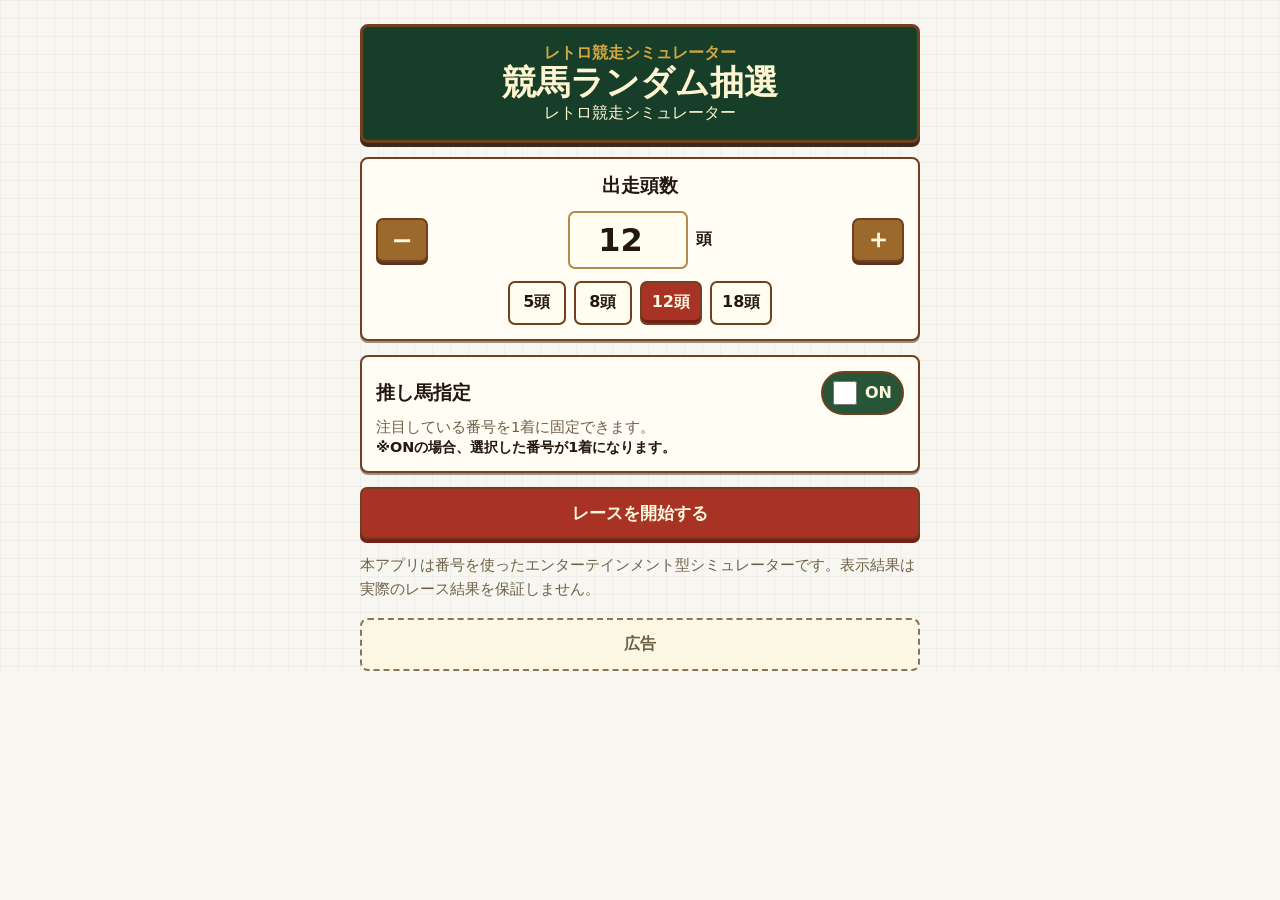
<file: public_html/race-game/index.html>
<!doctype html>
<html lang="ja">
<head>
  <meta charset="utf-8">
  <meta name="viewport" content="width=device-width, initial-scale=1">
  <meta name="description" content="番号付きの馬が走る、エンターテインメント型のレトロ競走シミュレーターです。">
  <link rel="canonical" href="https://umano-ie.com/race-game/">
  <title>競馬ランダム抽選 | レトロ競走シミュレーター</title>

  <!-- ADSENSE_HEAD_CODE_START -->
  <script async src="https://pagead2.googlesyndication.com/pagead/js/adsbygoogle.js?client=ca-pub-7797843965278219"
    crossorigin="anonymous"></script>
  <!-- ADSENSE_HEAD_CODE_END -->

  <!-- ANALYTICS_HEAD_CODE_START -->
  <!-- gtagはconfig/app-config.jsのanalytics設定から自動読み込み。GTMなど手動タグが必要な場合だけ貼る -->
  <!-- ANALYTICS_HEAD_CODE_END -->

  <link rel="stylesheet" href="./assets/css/app.css?v=setup-ad-20260612">
</head>
<body>
  <!-- ANALYTICS_BODY_CODE_START -->
  <!-- GTMを使う場合、noscriptコードを貼る -->
  <!-- ANALYTICS_BODY_CODE_END -->

  <main id="race-game-root" class="app-shell" aria-live="polite"></main>

  <section id="page-ad-section" class="ad-section is-hidden" aria-label="広告">
    <p class="monetization-label">広告</p>
    <div id="adsense-page-slot"></div>
    <p class="adsense-placeholder" hidden>広告エリア</p>
  </section>

  <script src="./config/app-config.js?v=codoc-donation-20260612"></script>
  <script type="module" src="./assets/js/app.js?v=donation-copy-20260612"></script>
</body>
</html>
</file>
<file: public_html/race-game/assets/css/app.css>
:root {
  --page-bg: #f7f6f0;
  --panel-bg: #fffdf4;
  --panel-border: #70401f;
  --ink: #24170f;
  --muted: #6f6047;
  --forest: #173e28;
  --forest-soft: #285538;
  --red: #a83224;
  --red-dark: #742017;
  --gold: #d3a640;
  --lane: #6d5634;
  --lane-alt: #7b613d;
  --focus: #0b63ce;
  --shadow: 0 4px 0 #3c281a;
  font-family: system-ui, -apple-system, BlinkMacSystemFont, "Segoe UI", sans-serif;
}

* {
  box-sizing: border-box;
}

html {
  min-height: 100%;
  background: var(--page-bg);
}

body {
  min-width: 320px;
  min-height: 100%;
  margin: 0;
  color: var(--ink);
  background:
    linear-gradient(90deg, rgba(36, 23, 15, 0.035) 1px, transparent 1px),
    linear-gradient(rgba(36, 23, 15, 0.03) 1px, transparent 1px),
    var(--page-bg);
  background-size: 18px 18px;
}

button,
input,
a {
  font: inherit;
}

button,
a {
  -webkit-tap-highlight-color: transparent;
}

button:focus-visible,
input:focus-visible,
a:focus-visible {
  outline: 3px solid var(--focus);
  outline-offset: 3px;
}

button {
  cursor: pointer;
}

button:disabled {
  cursor: not-allowed;
  opacity: 0.5;
}

.app-shell,
.ad-section {
  width: min(100% - 24px, 560px);
  margin-inline: auto;
}

.app-shell {
  padding: 14px 0 18px;
}

.screen {
  display: grid;
  gap: 14px;
}

.app-title {
  padding: 16px 14px;
  color: #fff5d0;
  text-align: center;
  background: var(--forest);
  border: 3px solid var(--panel-border);
  border-radius: 8px;
  box-shadow: var(--shadow);
}

.app-title h1,
.result-header h1,
.race-topbar h1 {
  margin: 0;
  font-size: clamp(1.45rem, 8vw, 2.1rem);
  line-height: 1.15;
}

.app-title p,
.result-header p,
.panel p,
.policy-note,
.subtle,
.caution {
  margin: 0;
}

.small-label {
  color: var(--gold);
  font-weight: 700;
}

.panel,
.memo-panel,
.donation-card,
.previous-panel,
.commentary-box {
  padding: 14px;
  background: var(--panel-bg);
  border: 2px solid var(--panel-border);
  border-radius: 8px;
  box-shadow: 0 2px 0 rgba(36, 23, 15, 0.45);
}

.panel h2 {
  margin: 0 0 12px;
  font-size: 1.2rem;
  text-align: center;
}

.panel-heading {
  display: flex;
  align-items: center;
  justify-content: space-between;
  gap: 12px;
}

.panel-heading h2 {
  margin: 0;
  text-align: left;
}

.runner-control {
  display: grid;
  grid-template-columns: 52px 1fr 52px;
  gap: 10px;
  align-items: center;
}

.square-button,
.chip,
.runner-pick,
.primary-button,
.secondary-button,
.donation-button {
  min-height: 44px;
  border: 2px solid var(--panel-border);
  border-radius: 7px;
  font-weight: 800;
  text-decoration: none;
}

.square-button {
  color: #fff8df;
  background: #9b692b;
  box-shadow: 0 3px 0 #5e3418;
  font-size: 1.6rem;
}

.runner-input-label {
  display: flex;
  align-items: center;
  justify-content: center;
  gap: 8px;
  color: var(--ink);
  font-weight: 800;
}

.runner-input {
  width: min(100%, 120px);
  min-height: 58px;
  padding: 8px;
  color: var(--ink);
  text-align: center;
  background: #fffdf0;
  border: 2px solid #b08b4c;
  border-radius: 7px;
  font-size: 2rem;
  font-weight: 900;
}

.chip-row,
.runner-grid,
.memo-row,
.previous-runners {
  display: flex;
  flex-wrap: wrap;
  gap: 8px;
}

.chip-row {
  margin-top: 12px;
  justify-content: center;
}

.chip,
.runner-pick {
  min-width: 58px;
  padding: 8px 10px;
  color: var(--ink);
  background: #fffdf0;
}

.chip.is-selected,
.runner-pick.is-selected {
  color: #fff8df;
  background: var(--red);
  box-shadow: inset 0 -3px 0 var(--red-dark);
}

.switch {
  display: inline-flex;
  align-items: center;
  gap: 8px;
  min-height: 44px;
  padding: 4px 10px;
  color: #fff8df;
  background: var(--forest-soft);
  border: 2px solid var(--panel-border);
  border-radius: 999px;
  font-weight: 800;
}

.switch input {
  width: 24px;
  height: 24px;
  margin: 0;
  accent-color: var(--gold);
}

.runner-grid {
  display: grid;
  grid-template-columns: repeat(auto-fit, minmax(46px, 1fr));
  margin-top: 12px;
}

.caution {
  margin-top: 10px;
  font-size: 0.9rem;
  font-weight: 700;
}

.subtle,
.policy-note {
  color: var(--muted);
  font-size: 0.92rem;
  line-height: 1.6;
}

.notice,
.inline-error {
  margin: 0;
  padding: 10px 12px;
  color: #fff8df;
  background: var(--red-dark);
  border-radius: 7px;
  font-weight: 700;
}

.primary-button,
.secondary-button,
.donation-button {
  display: inline-flex;
  align-items: center;
  justify-content: center;
  width: 100%;
  padding: 12px 16px;
}

.primary-button {
  color: #fff8df;
  background: var(--red);
  box-shadow: 0 4px 0 var(--red-dark);
  font-size: 1.08rem;
}

.secondary-button {
  color: #fff8df;
  background: var(--forest-soft);
  box-shadow: 0 4px 0 #102a1c;
}

.compact {
  width: auto;
  min-height: 40px;
  padding: 8px 12px;
  font-size: 0.9rem;
}

.previous-runners {
  margin-bottom: 8px;
}

.previous-runner {
  display: inline-grid;
  min-width: 34px;
  min-height: 34px;
  place-items: center;
  color: #fff8df;
  background: var(--forest-soft);
  border: 2px solid var(--panel-border);
  border-radius: 999px;
  font-weight: 900;
}

.race-screen {
  gap: 10px;
}

.race-topbar {
  display: flex;
  align-items: center;
  justify-content: space-between;
  gap: 10px;
  padding: 10px;
  color: #fff8df;
  background: var(--red);
  border: 3px solid var(--panel-border);
  border-radius: 8px;
  box-shadow: var(--shadow);
}

.race-topbar h1 {
  font-size: clamp(1.1rem, 6vw, 1.6rem);
}

.race-track {
  position: relative;
  display: grid;
  gap: 2px;
  overflow: hidden;
  padding: 6px 74px 6px 38px;
  background: #283b20;
  border: 3px solid var(--panel-border);
  border-radius: 8px;
  box-shadow: var(--shadow);
}

.race-lane {
  position: relative;
  min-height: 38px;
  background:
    linear-gradient(90deg, rgba(255, 255, 255, 0.16), transparent 35%),
    var(--lane);
  border: 1px solid rgba(255, 248, 223, 0.3);
}

.race-track[data-runner-count="13"] .race-lane,
.race-track[data-runner-count="14"] .race-lane,
.race-track[data-runner-count="15"] .race-lane,
.race-track[data-runner-count="16"] .race-lane,
.race-track[data-runner-count="17"] .race-lane,
.race-track[data-runner-count="18"] .race-lane {
  min-height: 28px;
}

.race-lane:nth-child(odd) {
  background-color: var(--lane-alt);
}

.race-lane[data-favorite="true"] {
  background:
    linear-gradient(90deg, rgba(211, 166, 64, 0.38), transparent 55%),
    var(--lane);
}

.lane-number,
.lane-goal-number {
  position: absolute;
  top: 50%;
  display: grid;
  width: 28px;
  height: 24px;
  place-items: center;
  color: var(--ink);
  background: var(--panel-bg);
  border: 1px solid var(--panel-border);
  transform: translateY(-50%);
  font-weight: 900;
}

.lane-number {
  left: -31px;
}

.lane-goal-number {
  right: -31px;
  color: #fff8df;
  background: var(--forest-soft);
  border-color: #fff8df;
}

.horse-token {
  position: absolute;
  top: 50%;
  left: clamp(24px, calc(var(--progress) * 1%), calc(100% - 24px));
  z-index: 2;
  display: grid;
  width: 46px;
  height: 42px;
  place-items: center;
  --horse-main: #c95f14;
  --horse-highlight: #ef8a28;
  --horse-mane: #4a2010;
  --horse-dark: #1d0e08;
  --horse-cream: #fff8df;
  transform: translate(-50%, -50%) scale(var(--horse-scale, 1));
  transform-origin: center;
  transition-property: left;
  transition-timing-function: cubic-bezier(0.22, 0.88, 0.32, 1);
  filter: drop-shadow(0 2px 0 rgba(29, 14, 8, 0.42));
}

.horse-illustration {
  display: block;
  width: 44px;
  height: 42px;
  object-fit: contain;
  pointer-events: none;
  user-select: none;
}

.race-track[data-runner-count="13"] .horse-token,
.race-track[data-runner-count="14"] .horse-token,
.race-track[data-runner-count="15"] .horse-token,
.race-track[data-runner-count="16"] .horse-token,
.race-track[data-runner-count="17"] .horse-token,
.race-track[data-runner-count="18"] .horse-token {
  --horse-scale: 0.76;
}

.race-lane[data-favorite="true"] .horse-token {
  filter:
    drop-shadow(0 2px 0 rgba(29, 14, 8, 0.42))
    drop-shadow(0 0 4px rgba(255, 240, 181, 0.75));
}

.race-lane[data-favorite="true"] .lane-goal-number {
  color: var(--ink);
  background: var(--gold);
  border-color: var(--panel-border);
}

.goal-line {
  position: absolute;
  top: 0;
  right: 16px;
  bottom: 0;
  display: flex;
  align-items: center;
  justify-content: center;
  width: 20px;
  color: #fff8df;
  background: repeating-linear-gradient(0deg, #fff8df 0 8px, #8b1f18 8px 16px);
  border-inline: 2px solid #fff8df;
  font-size: 0.72rem;
  font-weight: 900;
  writing-mode: vertical-rl;
  text-shadow: 0 1px 0 #24170f;
}

.commentary-box {
  display: grid;
  grid-template-columns: auto 1fr;
  gap: 10px;
  align-items: start;
}

.commentary-label,
.memo-title {
  margin: 0;
  color: var(--forest);
  font-weight: 900;
}

.commentary-box p:last-child {
  margin: 0;
  line-height: 1.6;
}

.result-header {
  padding: 16px 14px;
  color: #fff8df;
  text-align: center;
  background: var(--red);
  border: 3px solid var(--panel-border);
  border-radius: 8px;
  box-shadow: var(--shadow);
}

.result-list {
  display: grid;
  gap: 8px;
  margin: 0;
  padding: 0;
  list-style: none;
}

.result-row {
  display: grid;
  grid-template-columns: 82px 1fr;
  align-items: center;
  min-height: 48px;
  padding: 8px 12px;
  background: var(--panel-bg);
  border: 2px solid var(--panel-border);
  border-radius: 7px;
}

.result-row.place-1 {
  min-height: 64px;
  background: #fff0b5;
}

.place {
  font-size: 1.05rem;
  font-weight: 900;
}

.runner-result {
  justify-self: end;
  min-width: 88px;
  padding: 7px 12px;
  color: #fff8df;
  text-align: center;
  background: var(--forest-soft);
  border-radius: 6px;
  font-size: 1.25rem;
  font-weight: 900;
}

.place-1 .runner-result {
  background: var(--red);
  font-size: 1.55rem;
}

.memo-panel {
  display: grid;
  gap: 10px;
}

.memo-mark {
  display: inline-flex;
  align-items: center;
  gap: 4px;
  min-height: 34px;
  padding: 4px 9px;
  background: #fffdf0;
  border: 1px solid #b08b4c;
  border-radius: 999px;
  font-weight: 800;
}

.memo-mark strong {
  color: var(--red);
}

.favorite-result-note {
  margin: 0;
  padding: 10px 12px;
  background: #fff0b5;
  border: 2px solid var(--gold);
  border-radius: 7px;
  font-weight: 800;
}

.action-stack {
  display: grid;
  gap: 10px;
}

.donation-card {
  display: grid;
  gap: 10px;
}

.codoc-donation-card .codoc-entries {
  width: 100%;
}

.donation-button {
  color: #fff8df;
  background: #9b692b;
  box-shadow: 0 4px 0 #5e3418;
}

.ad-section {
  margin-bottom: 20px;
  padding: 14px;
  text-align: center;
  background: rgba(255, 248, 223, 0.72);
  border: 2px dashed #8a7657;
  border-radius: 8px;
}

.monetization-label,
.adsense-placeholder {
  margin: 0;
  color: var(--muted);
  font-weight: 800;
}

.adsense-placeholder {
  display: grid;
  min-height: 90px;
  margin-top: 8px;
  place-items: center;
  background: rgba(255, 255, 255, 0.45);
  border-radius: 6px;
}

.adsense-placeholder[hidden] {
  display: none !important;
}

.is-hidden {
  display: none !important;
}

.visually-hidden {
  position: absolute;
  width: 1px;
  height: 1px;
  padding: 0;
  overflow: hidden;
  clip: rect(0, 0, 0, 0);
  white-space: nowrap;
  border: 0;
}

@media (min-width: 768px) {
  .app-shell {
    padding-top: 24px;
  }
}

@media (max-width: 380px) {
  .app-shell,
  .ad-section {
    width: min(100% - 16px, 560px);
  }

  .panel,
  .memo-panel,
  .donation-card,
  .previous-panel,
  .commentary-box {
    padding: 12px;
  }

  .race-track {
    padding-left: 34px;
    padding-right: 68px;
  }

  .horse-token {
    --horse-scale: 0.94;
  }

  .race-track[data-runner-count="13"] .horse-token,
  .race-track[data-runner-count="14"] .horse-token,
  .race-track[data-runner-count="15"] .horse-token,
  .race-track[data-runner-count="16"] .horse-token,
  .race-track[data-runner-count="17"] .horse-token,
  .race-track[data-runner-count="18"] .horse-token {
    --horse-scale: 0.72;
  }
}

@media (prefers-reduced-motion: reduce) {
  *,
  *::before,
  *::after {
    scroll-behavior: auto !important;
  }

  .horse-token {
    transition-duration: 180ms !important;
  }
}
</file>
